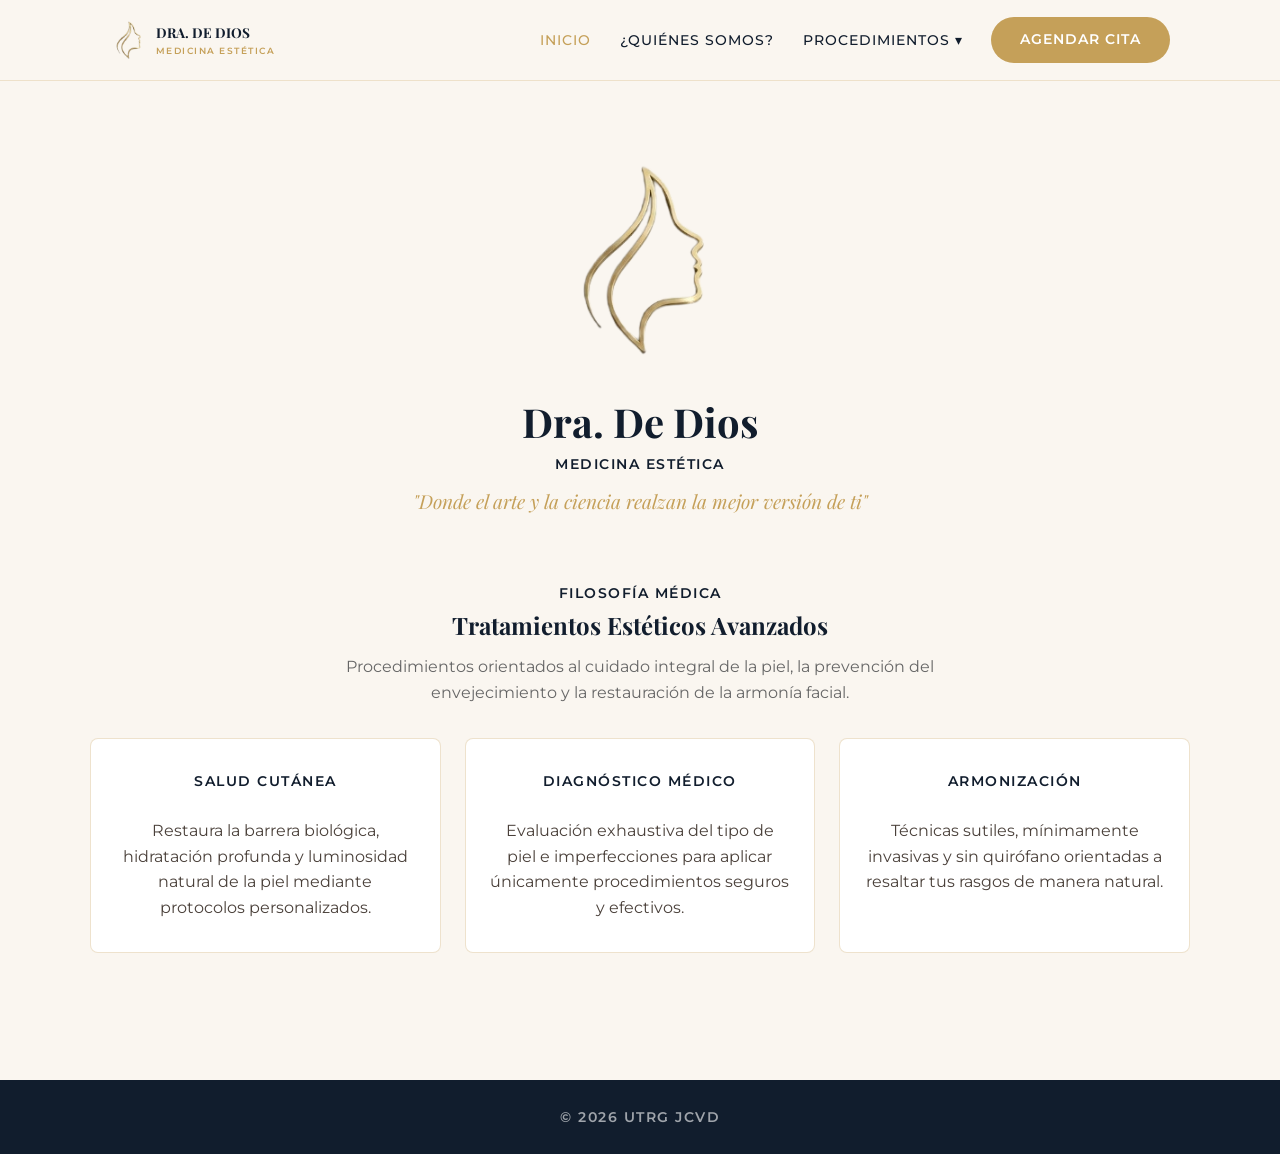
<file: index.html>
<!DOCTYPE html>
<html lang="es">
<head>
    <meta charset="UTF-8">
    <meta name="viewport" content="width=device-width, initial-scale=1.0">
    <title>Dra. De Dios - Medicina Estética</title>
    <link rel="icon" type="image/png" href="imgs/icono.jpg">
    <link rel="stylesheet" href="estilos-index.css">
</head>
<body>

    <header class="barra-navegacion">
        <div class="contenedor contenedor-nav">
            
            <a class="enlace-logo" href="index.html">
                <img src="imgs/icono.jpg" alt="Logo" class="imagen-logo">
                <div>
                    <span class="fuente-titulo titulo-logo">Dra. De Dios</span>
                    <span class="etiqueta-subtitulo subtitulo-logo">Medicina Estética</span>
                </div>
            </a>

            <input type="checkbox" id="check-menu">
            <label for="check-menu" class="boton-hamburguesa">
                <span></span>
                <span></span>
                <span></span>
            </label>

            <ul class="lista-menu">
                <li><a class="enlace-menu activo" href="index.html">Inicio</a></li>
                <li><a class="enlace-menu" href="quienes-somos.html">¿Quiénes Somos?</a></li>
                
                <li class="menu-desplegable">
                    <a class="enlace-menu" href="#">Procedimientos ▾</a>
                    <ul class="sub-menu">
                        <li><a class="enlace-sub-menu" href="faciales.html">Faciales</a></li>
                        <li><a class="enlace-sub-menu" href="skincare.html">Skincare</a></li>
                        <!-- <li><a class="dropdown-item desplegable-item" href="peelings.html">Peelings</a></li> -->
                        <!-- <li><a class="dropdown-item desplegable-item" href="labios.html">Labios</a></li> -->
                        <!-- <li><a class="dropdown-item desplegable-item" href="manchas.html">Manchas</a></li>-->
                    </ul>
                </li>

                <li><a class="boton-cita" href="contacto-citas.html">Agendar Cita</a></li>
            </ul>

        </div>
    </header>

    <section class="seccion-inicio contenedor">
        <img src="imgs/icono.jpg" alt="Emblema Dra. De Dios" class="logo-bienvenida">
        <h1 class="fuente-titulo nombre-doctora">Dra. De Dios</h1>
        <p class="etiqueta-subtitulo">Medicina Estética</p>
        <p class="fuente-frase">"Donde el arte y la ciencia realzan la mejor versión de ti"</p>
    </section>

    <main class="seccion-contenido contenedor">
        <div class="centrar-texto">
            <span class="etiqueta-subtitulo">Filosofía Médica</span>
            <h2 class="fuente-titulo">Tratamientos Estéticos Avanzados</h2>
            <p class="texto-explicativo">
                Procedimientos orientados al cuidado integral de la piel, la prevención del envejecimiento y la restauración de la armonía facial.
            </p>
        </div>

        <div class="tarjetas-grid">
            <article class="tarjeta-info centrar-texto">
                <h3 class="etiqueta-subtitulo">Salud Cutánea</h3>
                <br>
                <p>Restaura la barrera biológica, hidratación profunda y luminosidad natural de la piel mediante protocolos personalizados.</p>
            </article>

            <article class="tarjeta-info centrar-texto">
                <h3 class="etiqueta-subtitulo">Diagnóstico Médico</h3>
                <br>
                <p>Evaluación exhaustiva del tipo de piel e imperfecciones para aplicar únicamente procedimientos seguros y efectivos.</p>
            </article>

            <article class="tarjeta-info centrar-texto">
                <h3 class="etiqueta-subtitulo">Armonización</h3>
                <br>
                <p>Técnicas sutiles, mínimamente invasivas y sin quirófano orientadas a resaltar tus rasgos de manera natural.</p>
            </article>
        </div>
    </main>

    <footer class="pie-pagina centrar-texto">
        <div class="contenedor">
            <small class="etiqueta-subtitulo">
                &copy; 2026 UTRG JCVD
            </small>
        </div>
    </footer>

</body>
</html>
</file>
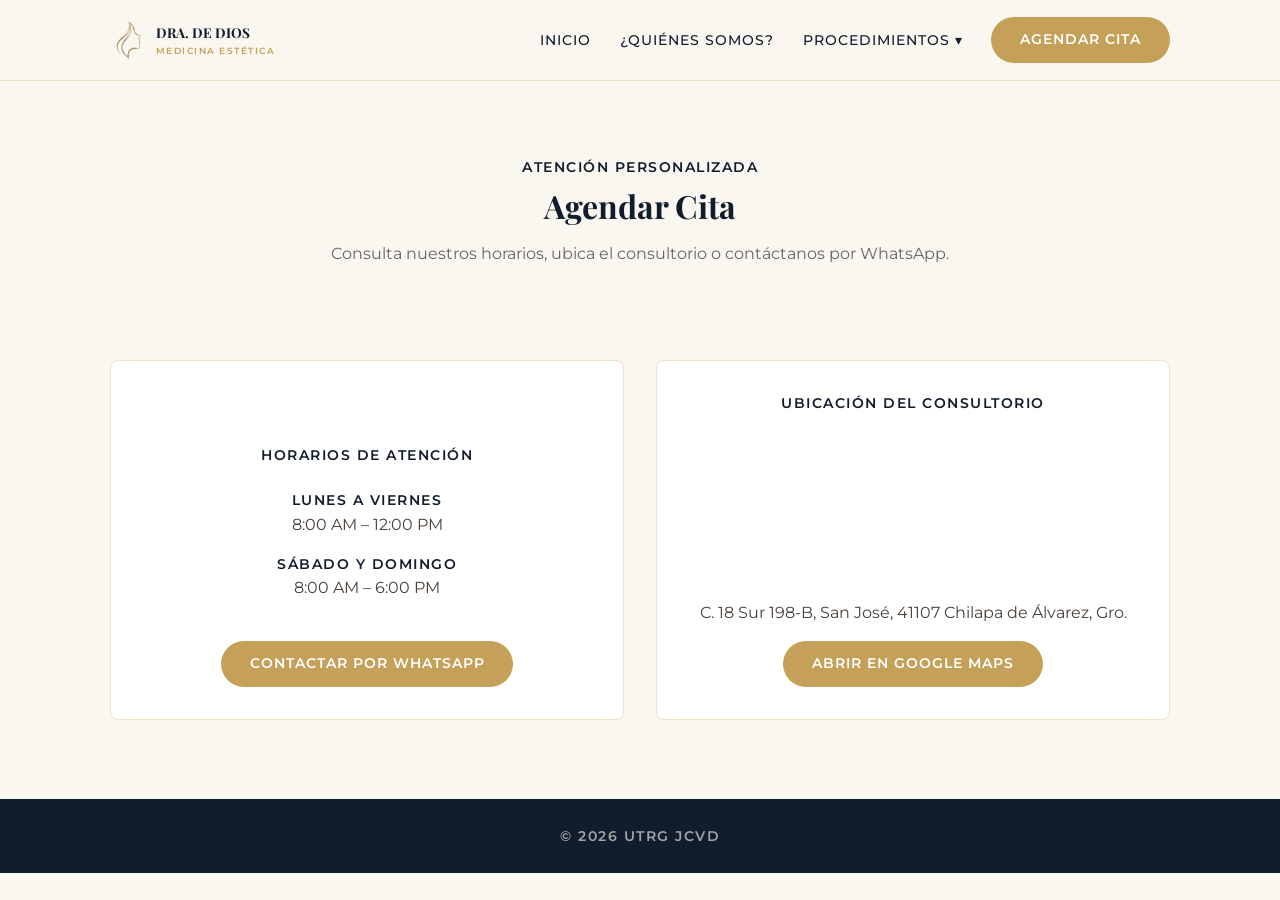
<file: contacto-citas.html>
<!DOCTYPE html>
<html lang="es">
<head>
    <meta charset="UTF-8">
    <meta name="viewport" content="width=device-width, initial-scale=1.0">
    <title>Contacto y Citas</title>
    <link rel="icon" type="image/png" href="imgs/icono.jpg">
    <link rel="stylesheet" href="estilos-index.css">
</head>
<body>

    <header class="barra-navegacion">
        <div class="contenedor contenedor-nav">
            <a class="enlace-logo" href="index.html">
                <img src="imgs/icono.jpg" alt="Logo" class="imagen-logo">
                <div>
                    <span class="fuente-titulo titulo-logo">Dra. De Dios</span>
                    <span class="etiqueta-subtitulo subtitulo-logo">Medicina Estética</span>
                </div>
            </a>

            <input type="checkbox" id="check-menu">
            <label for="check-menu" class="boton-hamburguesa">
                <span></span>
                <span></span>
                <span></span>
            </label>

            <ul class="lista-menu">
                <li><a class="enlace-menu" href="index.html">Inicio</a></li>
                <li><a class="enlace-menu" href="quienes-somos.html">¿Quiénes Somos?</a></li>
                
                <li class="menu-desplegable">
                    <a class="enlace-menu" href="#">Procedimientos ▾</a>
                    <ul class="sub-menu">
                        <li><a class="enlace-sub-menu" href="faciales.html">Faciales</a></li>
                        <li><a class="enlace-sub-menu" href="skincare.html">Skincare</a></li>
                        <!-- <li><a class="dropdown-item desplegable-item" href="peelings.html">Peelings</a></li> -->
                        <!-- <li><a class="dropdown-item desplegable-item" href="labios.html">Labios</a></li> -->
                        <!-- <li><a class="dropdown-item desplegable-item" href="manchas.html">Manchas</a></li>-->
                    </ul>
                </li>

                <li><a class="boton-cita" href="contacto-citas.html">Agendar Cita</a></li>
            </ul>
        </div>
    </header>

    <main class="contenedor">
        <div class="centrar-texto seccion-inicio">
            <span class="etiqueta-subtitulo">Atención Personalizada</span>
            <h1 class="fuente-titulo">Agendar Cita</h1>
            <p class="texto-explicativo">Consulta nuestros horarios, ubica el consultorio o contáctanos por WhatsApp.</p>
        </div>

        <div class="contacto-grid">
            <article class="tarjeta-info centrar-texto">
                <br>
                <br>
                <h2 class="etiqueta-subtitulo">Horarios de Atención</h2>

                <div class="bloque-horario" style="margin-top: 1.5rem;">
                    <p class="etiqueta-subtitulo">Lunes a Viernes</p>
                    <p>8:00 AM – 12:00 PM</p>
                </div>

                <div class="bloque-horario">
                    <p class="etiqueta-subtitulo">Sábado y Domingo</p>
                    <p>8:00 AM – 6:00 PM</p>
                </div>

                <a href="https://wa.me/527561053792?text=Hola,%20me%20gustar%C3%ADa%20agendar%20una%20cita" target="_blank" class="boton-cita" style="margin-top: 1.5rem;">
                   Contactar por WhatsApp
                </a>
            </article>

            <article class="tarjeta-info centrar-texto">           
                <h2 class="etiqueta-subtitulo">Ubicación del Consultorio</h2>

                <div class="mapa-iframe" style="margin-top: 1rem;">
                    <iframe src="https://maps.google.com/maps?q=17.591914,-99.173233&z=16&output=embed" allowfullscreen="" loading="lazy"></iframe>
                </div>

                <p style="margin-bottom: 1rem;">C. 18 Sur 198-B, San José, 41107 Chilapa de Álvarez, Gro.</p>

                <a href="https://maps.app.goo.gl/e6wotbNnZfLNRqmj9?g_st=aw" target="_blank" class="boton-cita">
                   Abrir en Google Maps
                </a>
            </article>
        </div>
    </main>

    <footer class="pie-pagina centrar-texto">
        <div class="contenedor">
            <small class="etiqueta-subtitulo">
                &copy; 2026 UTRG JCVD
            </small>
        </div>
    </footer>

</body>
</html>
</file>
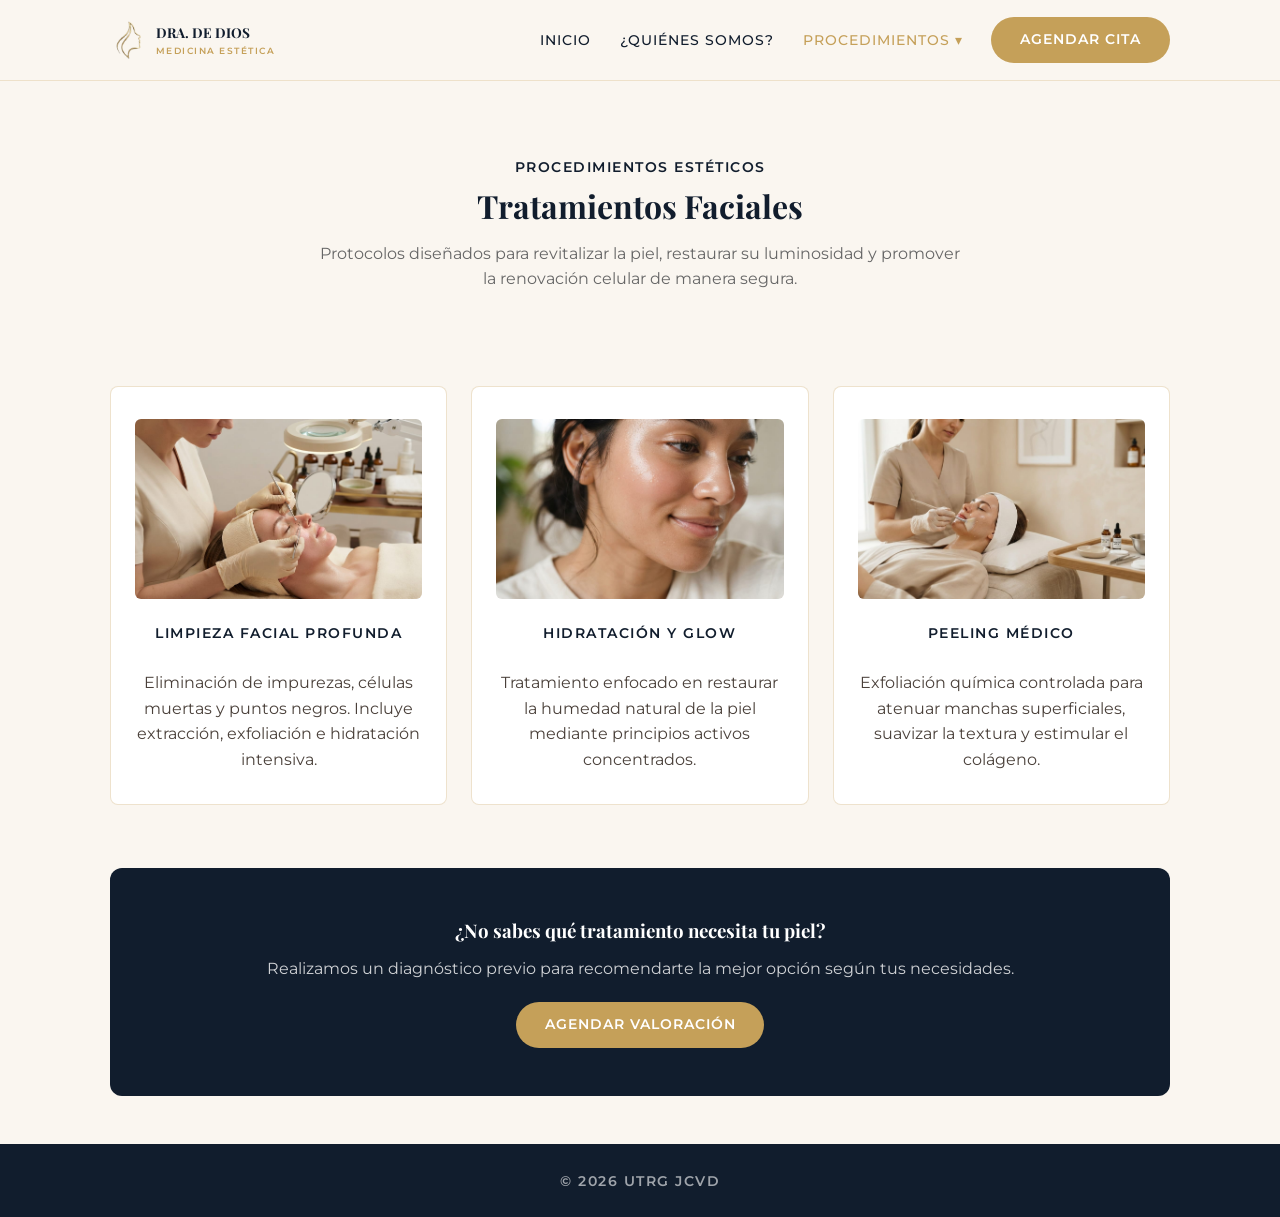
<file: faciales.html>
<!DOCTYPE html>
<html lang="es">
<head>
    <meta charset="UTF-8">
    <meta name="viewport" content="width=device-width, initial-scale=1.0">
    <title>Tratamientos Faciales</title>
    <link rel="icon" type="image/png" href="imgs/icono.jpg">
    <link rel="stylesheet" href="estilos-index.css">
</head>
<body>

    <header class="barra-navegacion">
        <div class="contenedor contenedor-nav">
            <a class="enlace-logo" href="index.html">
                <img src="imgs/icono.jpg" alt="Logo" class="imagen-logo">
                <div>
                    <span class="fuente-titulo titulo-logo">Dra. De Dios</span>
                    <span class="etiqueta-subtitulo subtitulo-logo">Medicina Estética</span>
                </div>
            </a>

            <input type="checkbox" id="check-menu">
            <label for="check-menu" class="boton-hamburguesa">
                <span></span>
                <span></span>
                <span></span>
            </label>

            <ul class="lista-menu">
                <li><a class="enlace-menu" href="index.html">Inicio</a></li>
                <li><a class="enlace-menu" href="quienes-somos.html">¿Quiénes Somos?</a></li>
                
                <li class="menu-desplegable">
                    <a class="enlace-menu activo" href="#">Procedimientos ▾</a>
                    <ul class="sub-menu">
                        <li><a class="enlace-sub-menu" href="faciales.html">Faciales</a></li>
                        <li><a class="enlace-sub-menu" href="skincare.html">Skincare</a></li>
                        <!-- <li><a class="dropdown-item desplegable-item" href="peelings.html">Peelings</a></li> -->
                        <!-- <li><a class="dropdown-item desplegable-item" href="labios.html">Labios</a></li> -->
                        <!-- <li><a class="dropdown-item desplegable-item" href="manchas.html">Manchas</a></li>-->
                    </ul>
                </li>

                <li><a class="boton-cita" href="contacto-citas.html">Agendar Cita</a></li>
            </ul>
        </div>
    </header>

    <main class="contenedor">
        <div class="centrar-texto seccion-inicio">
            <span class="etiqueta-subtitulo">Procedimientos Estéticos</span>
            <h1 class="fuente-titulo">Tratamientos Faciales</h1>
            <p class="texto-explicativo">
                Protocolos diseñados para revitalizar la piel, restaurar su luminosidad y promover la renovación celular de manera segura.
            </p>
        </div>

        <div class="tarjetas-grid">
            <article class="tarjeta-info centrar-texto">
                <img src="imgs/LimFac.jpeg" alt="Limpieza Facial Profunda" class="imagen-tarjeta">
                <h2 class="etiqueta-subtitulo">Limpieza Facial Profunda</h2>
                <br>
                <p>Eliminación de impurezas, células muertas y puntos negros. Incluye extracción, exfoliación e hidratación intensiva.</p>
            </article>

            <article class="tarjeta-info centrar-texto">
                <img src="imgs/HidraGlow.jpeg" alt="Hidratación y Glow" class="imagen-tarjeta">
                <h2 class="etiqueta-subtitulo">Hidratación y Glow</h2>
                <br>
                <p>Tratamiento enfocado en restaurar la humedad natural de la piel mediante principios activos concentrados.</p>
            </article>

            <article class="tarjeta-info centrar-texto">
                <img src="imgs/peeling.jpeg" alt="Peeling Médico" class="imagen-tarjeta">
                <h2 class="etiqueta-subtitulo">Peeling Médico</h2>
                <br>
                <p>Exfoliación química controlada para atenuar manchas superficiales, suavizar la textura y estimular el colágeno.</p>
            </article>
        </div>

        <div class="cuadro-azul centrar-texto">
            <h3 class="fuente-titulo" style="color: #ffffff;">¿No sabes qué tratamiento necesita tu piel?</h3>
            <p>Realizamos un diagnóstico previo para recomendarte la mejor opción según tus necesidades.</p>
            <a href="contacto-citas.html" class="boton-cita">Agendar Valoración</a>
        </div>
    </main>

    <footer class="pie-pagina centrar-texto">
        <div class="contenedor">
            <small class="etiqueta-subtitulo">
                &copy; 2026 UTRG JCVD
            </small>
        </div>
    </footer>

</body>
</html>
</file>
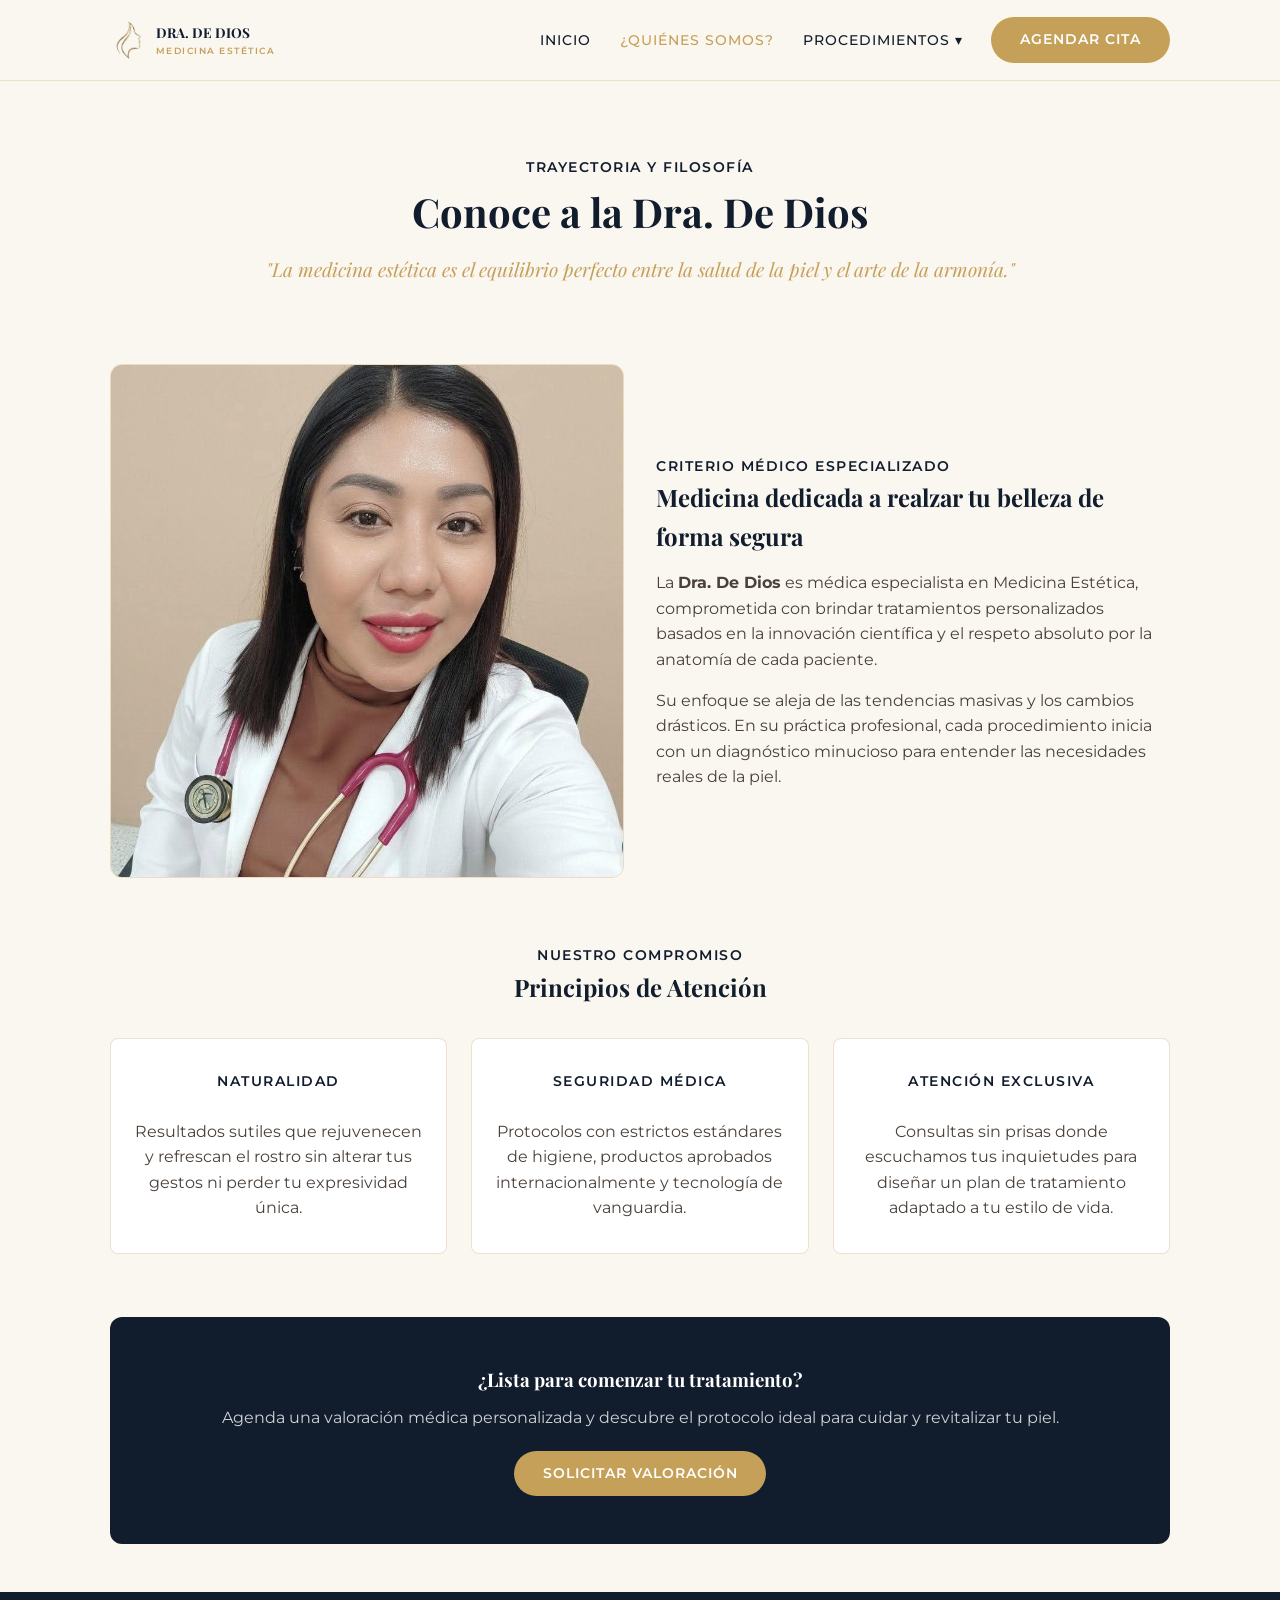
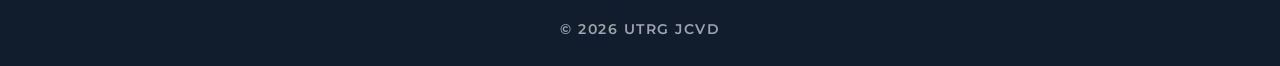
<file: quienes-somos.html>
<!DOCTYPE html>
<html lang="es">
<head>
    <meta charset="UTF-8">
    <meta name="viewport" content="width=device-width, initial-scale=1.0">
    <title>¿Quiénes Somos? | Medicina Estética</title>
    <link rel="icon" type="image/png" href="imgs/icono.jpg">
    <link rel="stylesheet" href="estilos-index.css">
</head>
<body>

    <header class="barra-navegacion">
        <div class="contenedor contenedor-nav">
            <a class="enlace-logo" href="index.html">
                <img src="imgs/icono.jpg" alt="Logo" class="imagen-logo">
                <div>
                    <span class="fuente-titulo titulo-logo">Dra. De Dios</span>
                    <span class="etiqueta-subtitulo subtitulo-logo">Medicina Estética</span>
                </div>
            </a>

            <input type="checkbox" id="check-menu">
            <label for="check-menu" class="boton-hamburguesa">
                <span></span>
                <span></span>
                <span></span>
            </label>

            <ul class="lista-menu">
                <li><a class="enlace-menu" href="index.html">Inicio</a></li>
                <li><a class="enlace-menu activo" href="quienes-somos.html">¿Quiénes Somos?</a></li>
                
                <li class="menu-desplegable">
                    <a class="enlace-menu" href="#">Procedimientos ▾</a>
                    <ul class="sub-menu">
                        <li><a class="enlace-sub-menu" href="faciales.html">Faciales</a></li>
                        <li><a class="enlace-sub-menu" href="skincare.html">Skincare</a></li>
                        <!-- <li><a class="dropdown-item desplegable-item" href="peelings.html">Peelings</a></li> -->
                        <!-- <li><a class="dropdown-item desplegable-item" href="labios.html">Labios</a></li> -->
                        <!-- <li><a class="dropdown-item desplegable-item" href="manchas.html">Manchas</a></li>-->
                    </ul>
                </li>

                <li><a class="boton-cita" href="contacto-citas.html">Agendar Cita</a></li>
            </ul>
        </div>
    </header>

    <section class="seccion-inicio contenedor centrar-texto">
        <span class="etiqueta-subtitulo">Trayectoria y Filosofía</span>
        <h1 class="fuente-titulo nombre-doctora">Conoce a la Dra. De Dios</h1>
        <p class="fuente-frase">"La medicina estética es el equilibrio perfecto entre la salud de la piel y el arte de la armonía."</p>
    </section>

    <main class="contenedor">
        <div class="seccion-nosotros">
            <img src="imgs/imgDr.jpeg" alt="Dra. De Dios" class="foto-doctora">
            
            <div>
                <span class="etiqueta-subtitulo">Criterio Médico Especializado</span>
                <h2 class="fuente-titulo">Medicina dedicada a realzar tu belleza de forma segura</h2>
                <p style="margin-top: 15px;">La <strong>Dra. De Dios</strong> es médica especialista en Medicina Estética, comprometida con brindar tratamientos personalizados basados en la innovación científica y el respeto absoluto por la anatomía de cada paciente.</p>
                <p style="margin-top: 15px;">Su enfoque se aleja de las tendencias masivas y los cambios drásticos. En su práctica profesional, cada procedimiento inicia con un diagnóstico minucioso para entender las necesidades reales de la piel.</p>
            </div>
        </div>

        <div class="centrar-texto" style="margin-top: 4rem;">
            <span class="etiqueta-subtitulo">Nuestro Compromiso</span>
            <h2 class="fuente-titulo">Principios de Atención</h2>
        </div>

        <div class="tarjetas-grid">
            <article class="tarjeta-info centrar-texto">
                <h3 class="etiqueta-subtitulo">Naturalidad</h3>
                <br>
                <p>Resultados sutiles que rejuvenecen y refrescan el rostro sin alterar tus gestos ni perder tu expresividad única.</p>
            </article>

            <article class="tarjeta-info centrar-texto">
                <h3 class="etiqueta-subtitulo">Seguridad Médica</h3>
                <br>
                <p>Protocolos con estrictos estándares de higiene, productos aprobados internacionalmente y tecnología de vanguardia.</p>
            </article>

            <article class="tarjeta-info centrar-texto">
                <h3 class="etiqueta-subtitulo">Atención Exclusiva</h3>
                <br>
                <p>Consultas sin prisas donde escuchamos tus inquietudes para diseñar un plan de tratamiento adaptado a tu estilo de vida.</p>
            </article>
        </div>

        <div class="cuadro-azul centrar-texto">
            <h3 class="fuente-titulo" style="color: #ffffff;">¿Lista para comenzar tu tratamiento?</h3>
            <p>Agenda una valoración médica personalizada y descubre el protocolo ideal para cuidar y revitalizar tu piel.</p>
            <a href="contacto-citas.html" class="boton-cita">Solicitar Valoración</a>
        </div>
    </main>

    <footer class="pie-pagina centrar-texto">
        <div class="contenedor">
            <small class="etiqueta-subtitulo">
                &copy; 2026 UTRG JCVD
            </small>
        </div>
    </footer>

</body>
</html>
</file>
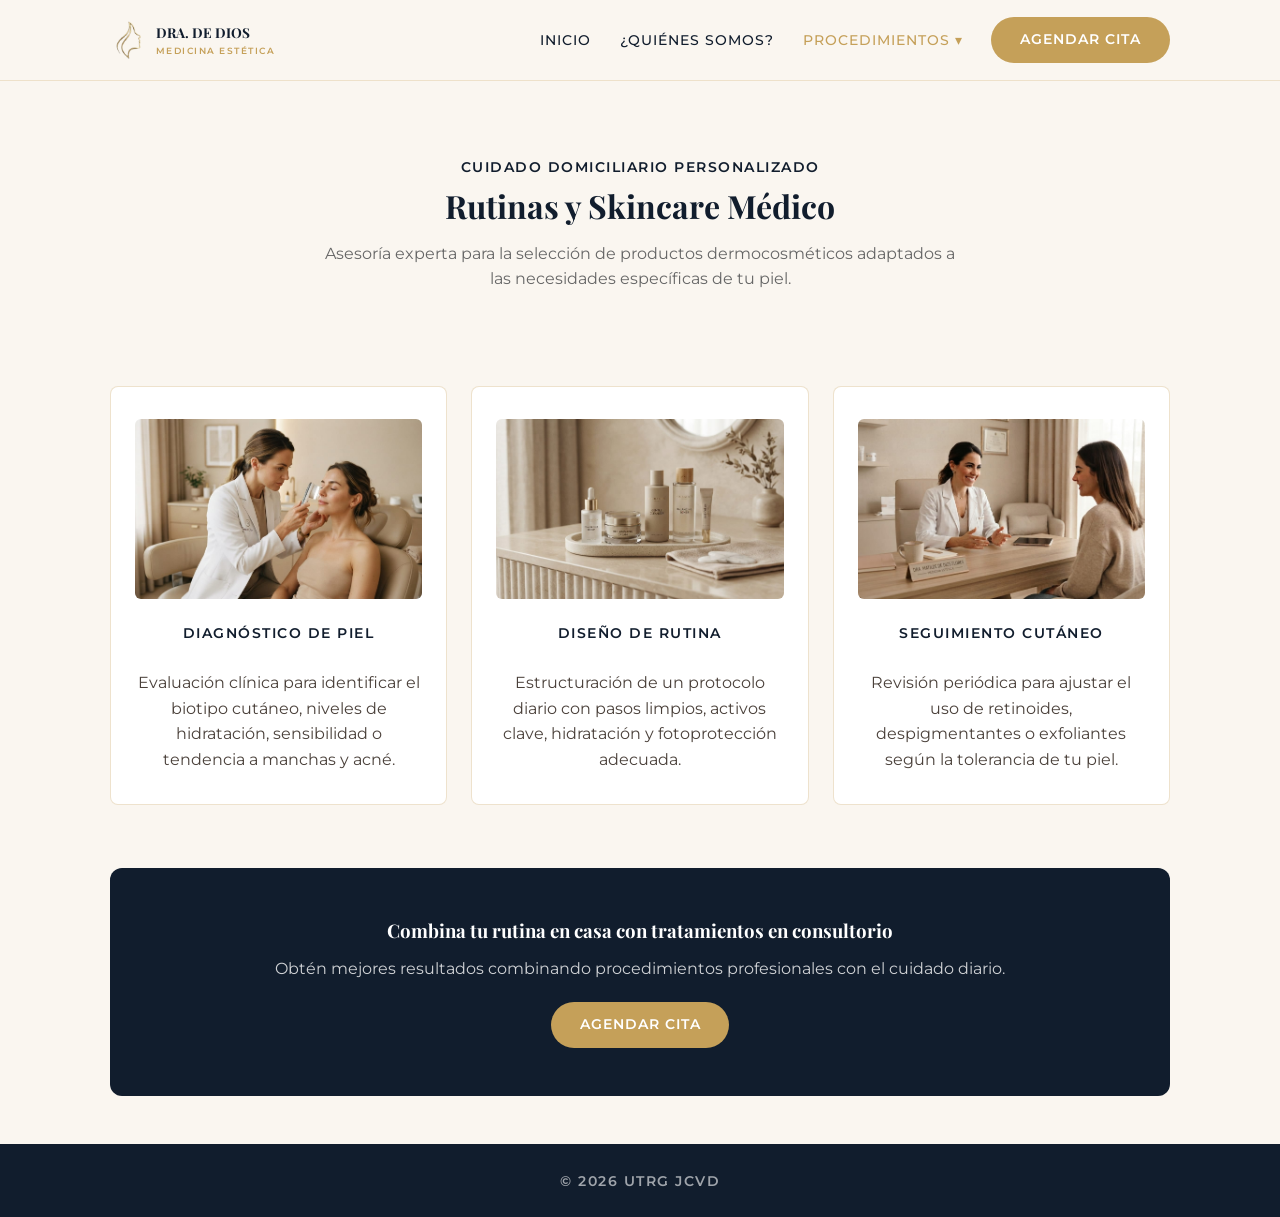
<file: skincare.html>
<!DOCTYPE html>
<html lang="es">
<head>
    <meta charset="UTF-8">
    <meta name="viewport" content="width=device-width, initial-scale=1.0">
    <title>Skincare Médico</title>
    <link rel="icon" type="image/png" href="imgs/icono.jpg">
    <link rel="stylesheet" href="estilos-index.css">
</head>
<body>

    <header class="barra-navegacion">
        <div class="contenedor contenedor-nav">
            <a class="enlace-logo" href="index.html">
                <img src="imgs/icono.jpg" alt="Logo" class="imagen-logo">
                <div>
                    <span class="fuente-titulo titulo-logo">Dra. De Dios</span>
                    <span class="etiqueta-subtitulo subtitulo-logo">Medicina Estética</span>
                </div>
            </a>

            <input type="checkbox" id="check-menu">
            <label for="check-menu" class="boton-hamburguesa">
                <span></span>
                <span></span>
                <span></span>
            </label>

            <ul class="lista-menu">
                <li><a class="enlace-menu" href="index.html">Inicio</a></li>
                <li><a class="enlace-menu" href="quienes-somos.html">¿Quiénes Somos?</a></li>
                
                <li class="menu-desplegable">
                    <a class="enlace-menu activo" href="#">Procedimientos ▾</a>
                    <ul class="sub-menu">
                        <li><a class="enlace-sub-menu" href="faciales.html">Faciales</a></li>
                        <li><a class="enlace-sub-menu" href="skincare.html">Skincare</a></li>
                        <!-- <li><a class="dropdown-item desplegable-item" href="peelings.html">Peelings</a></li> -->
                        <!-- <li><a class="dropdown-item desplegable-item" href="labios.html">Labios</a></li> -->
                        <!-- <li><a class="dropdown-item desplegable-item" href="manchas.html">Manchas</a></li>-->
                    </ul>
                </li>

                <li><a class="boton-cita" href="contacto-citas.html">Agendar Cita</a></li>
            </ul>
        </div>
    </header>

    <main class="contenedor">
        <div class="centrar-texto seccion-inicio">
            <span class="etiqueta-subtitulo">Cuidado Domiciliario Personalizado</span>
            <h1 class="fuente-titulo">Rutinas y Skincare Médico</h1>
            <p class="texto-explicativo">
                Asesoría experta para la selección de productos dermocosméticos adaptados a las necesidades específicas de tu piel.
            </p>
        </div>

        <div class="tarjetas-grid">
            <article class="tarjeta-info centrar-texto">
                <img src="imgs/DiagPiel.jpeg" alt="Diagnóstico de Piel" class="imagen-tarjeta">
                <h2 class="etiqueta-subtitulo">Diagnóstico de Piel</h2>
                <br>
                <p>Evaluación clínica para identificar el biotipo cutáneo, niveles de hidratación, sensibilidad o tendencia a manchas y acné.</p>
            </article>

            <article class="tarjeta-info centrar-texto">
                <img src="imgs/Skincare.jpeg" alt="Diseño de Rutina" class="imagen-tarjeta">
                <h2 class="etiqueta-subtitulo">Diseño de Rutina</h2>
                <br>
                <p>Estructuración de un protocolo diario con pasos limpios, activos clave, hidratación y fotoprotección adecuada.</p>
            </article>

            <article class="tarjeta-info centrar-texto">
                <img src="imgs/Seguimiento.jpeg" alt="Seguimiento Cutáneo" class="imagen-tarjeta">
                <h2 class="etiqueta-subtitulo">Seguimiento Cutáneo</h2>
                <br>
                <p>Revisión periódica para ajustar el uso de retinoides, despigmentantes o exfoliantes según la tolerancia de tu piel.</p>
            </article>
        </div>

        <div class="cuadro-azul centrar-texto">
            <h3 class="fuente-titulo" style="color: #ffffff;">Combina tu rutina en casa con tratamientos en consultorio</h3>
            <p>Obtén mejores resultados combinando procedimientos profesionales con el cuidado diario.</p>
            <a href="contacto-citas.html" class="boton-cita">Agendar Cita</a>
        </div>
    </main>

    <footer class="pie-pagina centrar-texto">
        <div class="contenedor">
            <small class="etiqueta-subtitulo">
                &copy; 2026 UTRG JCVD
            </small>
        </div>
    </footer>

</body>
</html>
</file>
<file: estilos-index.css>
@import url('https://fonts.googleapis.com/css2?family=Montserrat:wght@400;500;600&family=Playfair+Display:ital,wght@0,500;0,700;1,400&display=swap');

* {
    box-sizing: border-box;
    margin: 0;
    padding: 0;
}

:root {
    --color-oro: #C5A059;
    --color-oro-claro: #E2C792;
    --color-azul: #111D2D;
    --color-fondo: #FAF6F0;
    --color-blanco: #ffffff;
    --color-texto: #4A403A;
}

body {
    background-color: var(--color-fondo);
    color: var(--color-texto);
    font-family: 'Montserrat', sans-serif;
    line-height: 1.6;
    padding-top: 90px;
}

.contenedor {
    max-width: 1100px;
    margin: 0 auto;
    padding: 0 20px;
}

.centrar-texto {
    text-align: center;
}

.fuente-titulo {
    font-family: 'Playfair Display', serif;
    color: var(--color-azul);
}

.fuente-frase {
    font-family: 'Playfair Display', serif;
    font-style: italic;
    color: var(--color-oro);
    font-size: 1.2rem;
    margin-top: 10px;
}

.etiqueta-subtitulo {
    color: var(--color-azul);
    font-weight: 600;
    text-transform: uppercase;
    letter-spacing: 1.5px;
    font-size: 0.85rem;
}

.titulo-logo {
    display: block;
    font-weight: bold;
    text-transform: uppercase;
    font-size: 0.85rem;
}

.subtitulo-logo {
    display: block;
    font-size: 0.55rem;
    color: var(--color-oro);
}

/* NAVEGACIÓN */
.barra-navegacion {
    position: fixed;
    top: 0;
    left: 0;
    width: 100%;
    background-color: var(--color-fondo);
    border-bottom: 1px solid rgba(197, 160, 89, 0.25);
    z-index: 1000;
}

.contenedor-nav {
    display: flex;
    justify-content: space-between;
    align-items: center;
    height: 80px;
}

.enlace-logo {
    display: flex;
    align-items: center;
    text-decoration: none;
    color: var(--color-azul);
    gap: 10px;
}

.imagen-logo {
    height: 42px;
}

#check-menu {
    display: none;
}

.boton-hamburguesa {
    display: none;
    flex-direction: column;
    justify-content: space-between;
    width: 26px;
    height: 18px;
    cursor: pointer;
}

.boton-hamburguesa span {
    display: block;
    height: 2px;
    width: 100%;
    background-color: var(--color-azul);
}

.lista-menu {
    list-style: none;
    display: flex;
    align-items: center;
    gap: 1.8rem;
}

.enlace-menu {
    text-decoration: none;
    color: var(--color-azul);
    font-size: 0.88rem;
    text-transform: uppercase;
    letter-spacing: 1px;
    font-weight: 500;
}

.enlace-menu:hover, .enlace-menu.activo, .enlace-sub-menu:hover {
    color: var(--color-oro);
}

.menu-desplegable {
    position: relative;
}

.sub-menu {
    position: absolute;
    top: 100%;
    left: 0;
    background-color: var(--color-blanco);
    list-style: none;
    min-width: 150px;
    border: 1px solid rgba(197, 160, 89, 0.2);
    box-shadow: 0 4px 10px rgba(0, 0, 0, 0.05);
    border-radius: 6px;
    display: none;
    padding: 0.5rem 0;
}

.menu-desplegable:hover .sub-menu {
    display: block;
}

.enlace-sub-menu {
    display: block;
    padding: 0.5rem 1rem;
    color: var(--color-azul);
    text-decoration: none;
    font-size: 0.85rem;
}

/* SECCIONES Y CONTENIDO */
.seccion-inicio {
    padding: 4rem 0 2rem;
    text-align: center;
}

.logo-bienvenida {
    max-width: 180px;
    margin-bottom: 1rem;
}

.nombre-doctora {
    font-size: 2.5rem;
}

.seccion-contenido {
    padding: 2rem 0 4rem;
}

.texto-explicativo {
    max-width: 650px;
    margin: 10px auto 30px;
    color: #666;
}

.tarjetas-grid {
    display: grid;
    grid-template-columns: repeat(auto-fit, minmax(280px, 1fr));
    gap: 1.5rem;
    margin-top: 2rem;
}

.tarjeta-info {
    background: var(--color-blanco);
    border: 1px solid rgba(197, 160, 89, 0.3);
    border-radius: 8px;
    padding: 2rem 1.5rem;
    display: flex;
    flex-direction: column;
    justify-content: space-between;
    transition: 0.3s;
    margin-bottom: 15px;
    display: block
}

.tarjeta-info:hover {
    transform: translateY(-3px);
    background-color: var(--color-oro);
    border-color: var(--color-oro);
    
}

.tarjeta-info:hover .etiqueta-subtitulo, 
.tarjeta-info:hover p {
    color: var(--color-blanco);

}

.imagen-tarjeta {
    width: 100%;
    height: 180px;
    object-fit: cover;
    border-radius: 6px;
    margin-bottom: 1rem;
}

/* SECCIÓN SOBRE MÍ Y CONTACTO */
.seccion-nosotros {
    display: grid;
    grid-template-columns: 1fr 1fr;
    gap: 2rem;
    align-items: center;
    margin: 3rem 0;
}

.foto-doctora {
    width: 100%;
    border-radius: 12px;
    border: 1px solid rgba(197, 160, 89, 0.3);
}

.cuadro-azul {
    background-color: var(--color-azul);
    color: var(--color-blanco);
    border-radius: 12px;
    padding: 3rem 1.5rem;
    margin: 3rem 0;
}

.cuadro-azul p {
    margin: 10px 0 20px;
    opacity: 0.8;
}

.boton-cita {
    background-color: var(--color-oro);
    color: var(--color-blanco);
    text-decoration: none;
    border: none;
    padding: 0.75rem 1.8rem;
    border-radius: 30px;
    font-size: 0.85rem;
    text-transform: uppercase;
    letter-spacing: 1px;
    font-weight: 600;
    display: inline-block;
    transition: 0.2s;
}

.boton-cita:hover {
    background-color: var(--color-oro-claro);
}

.contacto-grid {
    display: grid;
    grid-template-columns: 1fr 1fr;
    gap: 2rem;
    margin: 2rem 0 4rem;
}

.bloque-horario {
    margin-bottom: 1rem;
}

.mapa-iframe iframe {
    width: 100%;
    height: 145px;
    border: none;
    border-radius: 6px;
    margin-bottom: 1rem;
}

/* PIE DE PÁGINA */
.pie-pagina {
    background-color: var(--color-azul);
    padding: 1.5rem 0;
    margin-top: 3rem;
}

.pie-pagina small {
    color: rgba(255, 255, 255, 0.6);
}

/* MÓVIL */
@media (max-width: 768px) {
    .boton-hamburguesa {
        display: flex;
    }

    .lista-menu {
        display: none;
        position: absolute;
        top: 100%;
        left: 0;
        width: 100%;
        background-color: var(--color-fondo);
        flex-direction: column;
        padding: 1.5rem 0;
        box-shadow: 0 4px 10px rgba(0, 0, 0, 0.05);
    }

    #check-menu:checked ~ .lista-menu {
        display: flex;
    }

    .sub-menu {
        position: static;
        box-shadow: none;
        background: transparent;
        border: none;
        text-align: center;
    }

    .seccion-nosotros,
    .contacto-grid {
        grid-template-columns: 1fr;
    }
}
</file>
